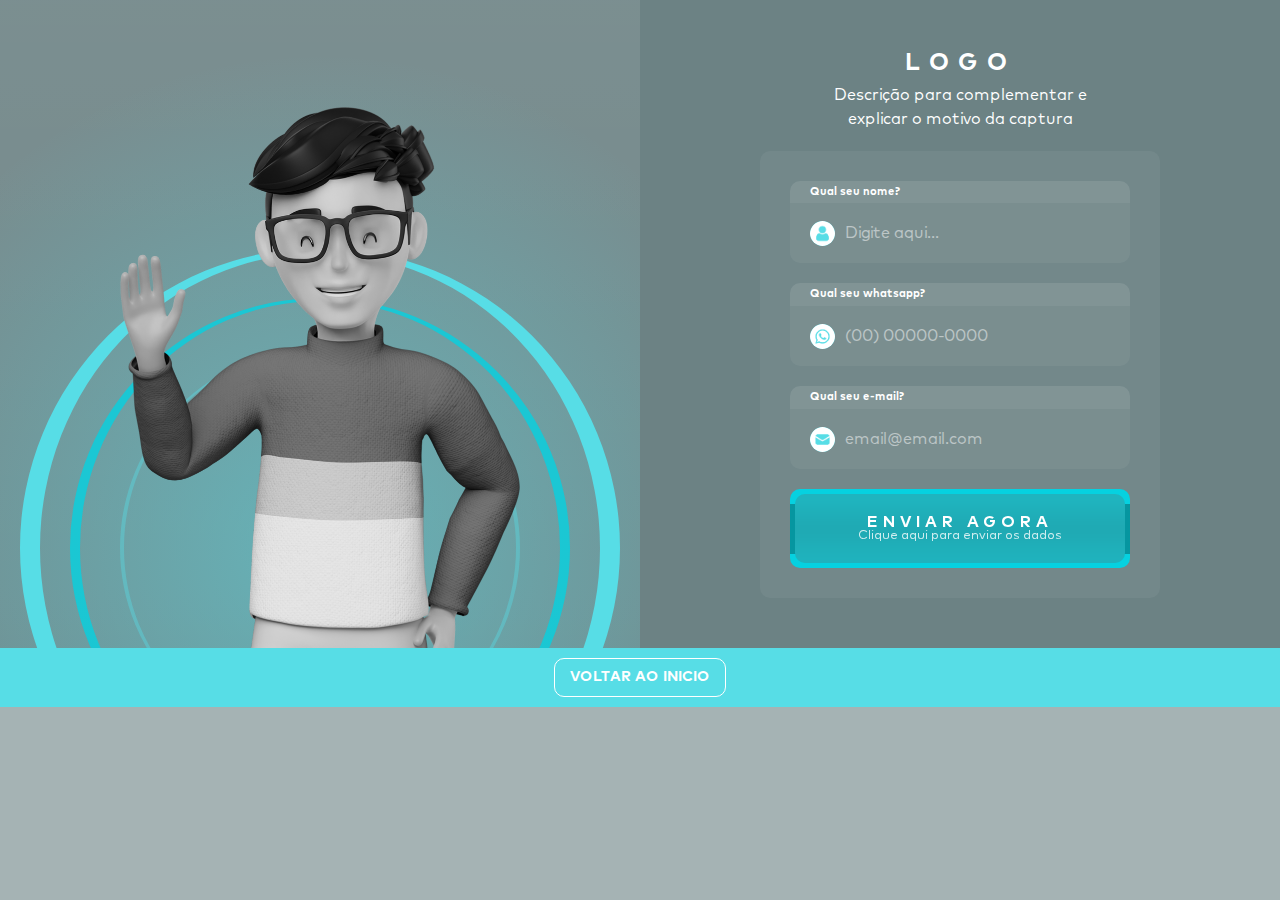
<file: captura.html>
<!DOCTYPE html>
<html lang="pt-BR">
  <head>
    <meta charset="UTF-8">

    <meta name="HandheldFriendly" content="true">
    <meta http-equiv="X-UA-Compatible" content="IE=edge">
    <meta name="viewport"
      content="width=device-width, initial-scale=1.0, maximum-scale=1.0, user-scalable=no" />

    <!-- Título do site -->
    <title>Portfólio | Lucas Trigo Corrêa</title>
    <meta property="og:title" content="Lucas Trigo Corrêa">

    <!-- Descrição do site -->
    <meta name="description" content="Lucas Trigo Correa | Portfólio">
    <meta itemprop="description" content="Lucas Trigo Correa | Portfólio">
    <meta property="og:description" content="Lucas Trigo Correa | Portfólio">

    <!-- Cor tema do site -->
    <meta name="theme-color" content="#13131F">
    <meta name="msapplication-TileColor" content="#13131F">
    <meta name="msapplication-navbutton-color" content="#13131F">
    <meta name="apple-mobile-web-app-status-bar-style" content="#13131F">

    <!-- Favicons do site -->
    <link rel="icon" type="image/png" sizes="16x16"
      href="./files/images/logo-LTC-black.JPG">

    <!-- Tamanho imagem compartilhamento -->
    <meta property="og:locale" content="pt_BR">
    <meta property="og:image:type" content="image/png">
    <meta property="og:image:width" content="1930">
    <meta property="og:image:height" content="1080">
    <meta property="og:type" content="website">
    <meta property="og:card" content="summary_large_image">

    <!-- Imagem de compartilhamento -->
    <meta name="image" content="./files/images/logo-LTC-black.JPG">
    <meta itemprop="image" content="./files/images/logo-LTC-black.JPG">
    <meta property="og:image" content="./files/images/logo-LTC-black.JPG">

    <!-- Lucas Trigo Corrêa -->
    <meta name="author" content="Lucas Trigo Corrêa">
    <meta itemprop="name" content="Lucas Trigo Corrêa">
    <meta name="article:author" content="Lucas Trigo Corrêa">
    <meta name="application-name" content="Lucas Trigo Corrêa">
    <meta property="og:site_name" content="Lucas Trigo Corrêa">
    <meta name="apple-mobile-web-app-title" content="Lucas Trigo Corrêa">

    <!-- Importação do CSS -->
    <link href="./assets/css/index/partials/css-page-captura/pages/index/index.css" rel="stylesheet">

  </head>
    <body>
        <!-- Seção -->
        <section class="apresentacao">
            <!-- Imagem -->
            <div class="foto">
                <img src="./files/images/foto-pessoa.png">
                <div class="efeito">
                    <div class="blush"></div>
                    <div class="circulo um"></div>
                    <div class="circulo dois"></div>
                    <div class="circulo tres"></div>
                </div>
            </div>
            <!-- Captura -->
            <div class="captura">
                
                <!-- Titulo -->
                <div class="titulo">
                    <h2>LOGO</h2>
                    <p>Descrição para complementar e explicar o motivo da
                        captura</p>
                </div>
                <!-- Formulário -->
                <form>
                    <!-- Campo de nome -->
                    <label>Qual seu nome?</label>
                    <div class="input">
                        <img src="./files/images/icone-usuario.png">
                        <input type="text" autocomplete="name"
                            placeholder="Digite aqui...">
                    </div>
                    <!-- Campo de whatsapp -->
                    <label>Qual seu whatsapp?</label>
                    <div class="input">
                        <img src="./files/images/icone-whatsapp2.png">
                        <input type="tel" autocomplete="phone"
                            placeholder="(00) 00000-0000">
                    </div>
                    <!-- Campo de email -->
                    <label>Qual seu e-mail?</label>
                    <div class="input">
                        <img src="./files/images/icone-email.png">
                        <input type="email" autocomplete="email"
                            placeholder="email@email.com">
                    </div>
                    <!-- Botão Enviar -->
                    <button>
                        <div class="texto">
                            <h3>ENVIAR AGORA</h3>
                            <p>Clique aqui para enviar os dados</p>
                        </div>
                        <div class="faixa"></div>
                    </button>
                </form>
            </div>
        </section>

        <!-- Seção -->
        <section class="faixa">
                <a href="index.html">VOLTAR AO INICIO</a>
        </section>

        <!-- Seção -->
        <section class="acao">
            <!-- Efeito -->
            <div class="efeito">
                <div class="blush"></div>
                <div class="circulo um"></div>
                <div class="circulo dois"></div>
                <div class="circulo tres"></div>
            </div>

        </body>
    </html>
</file>
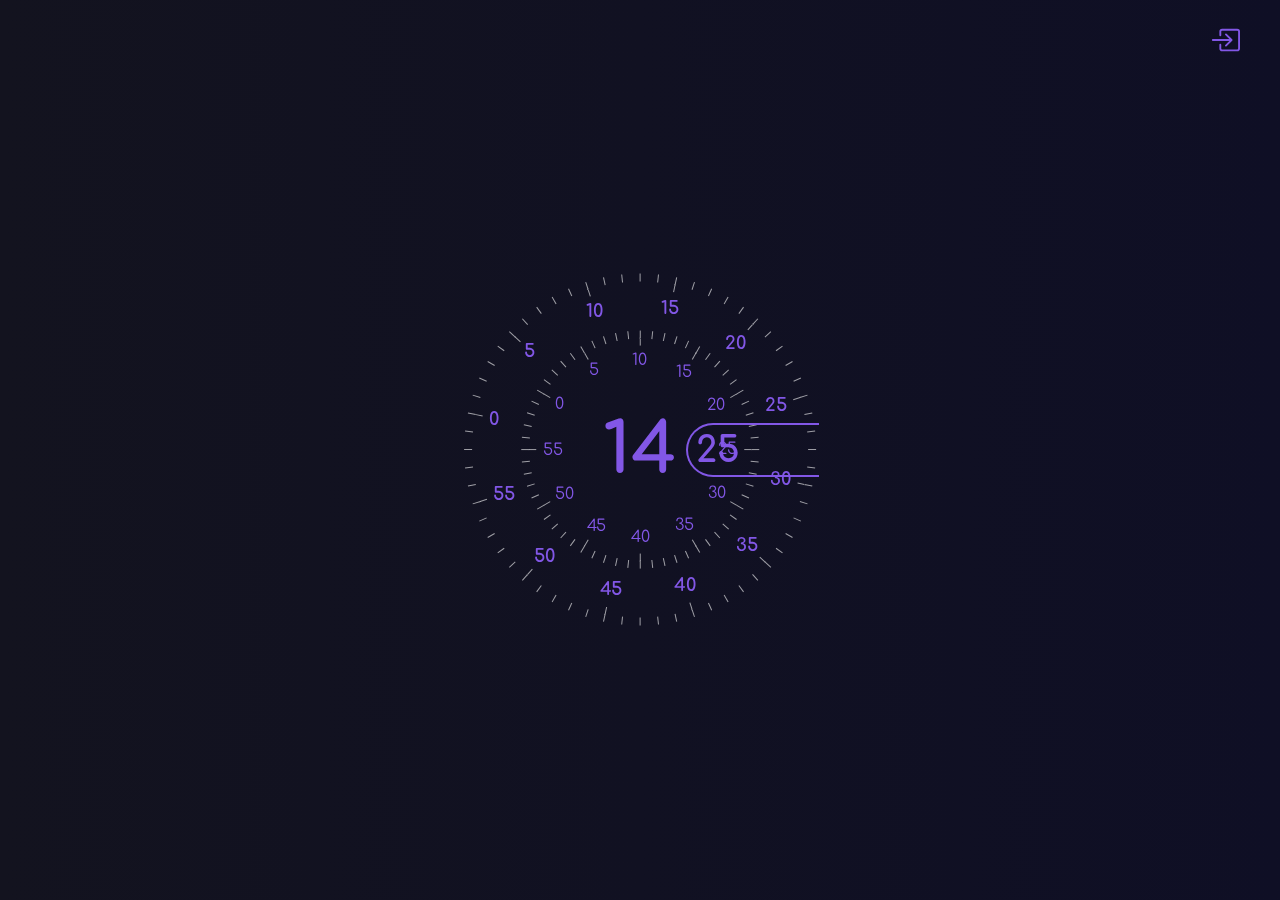
<file: clock.html>
<!DOCTYPE html>
<html lang="en">
    <head>
        <meta charset="UTF-8">

        <meta name="HandheldFriendly" content="true">
        <meta http-equiv="X-UA-Compatible" content="IE=edge">
        <meta name="viewport"
            content="width=device-width, initial-scale=1.0, maximum-scale=1.0, user-scalable=no" />

        <!-- Título do site -->
        <title>Portfólio | Lucas Trigo Corrêa</title>
        <meta property="og:title" content="Lucas Trigo Corrêa">

        <!-- Descrição do site -->
        <meta name="description" content="Lucas Trigo Correa | Portfólio">
        <meta itemprop="description" content="Lucas Trigo Correa | Portfólio">
        <meta property="og:description" content="Lucas Trigo Correa | Portfólio">

        <!-- Cor tema do site -->
        <meta name="theme-color" content="#13131F">
        <meta name="msapplication-TileColor" content="#13131F">
        <meta name="msapplication-navbutton-color" content="#13131F">
        <meta name="apple-mobile-web-app-status-bar-style" content="#13131F">

        <!-- Favicons do site -->
        <link rel="icon" type="image/png" sizes="16x16"
            href="./files/images/logo-LTC-black.JPG">

        <!-- Tamanho imagem compartilhamento -->
        <meta property="og:locale" content="pt_BR">
        <meta property="og:image:type" content="image/png">
        <meta property="og:image:width" content="1930">
        <meta property="og:image:height" content="1080">
        <meta property="og:type" content="website">
        <meta property="og:card" content="summary_large_image">

        <!-- Imagem de compartilhamento -->
        <meta name="image" content="./files/images/logo-LTC-black.JPG">
        <meta itemprop="image" content="./files/images/logo-LTC-black.JPG">
        <meta property="og:image" content="./files/images/logo-LTC-black.JPG">

        <!-- Lucas Trigo Corrêa -->
        <meta name="author" content="Lucas Trigo Corrêa">
        <meta itemprop="name" content="Lucas Trigo Corrêa">
        <meta name="article:author" content="Lucas Trigo Corrêa">
        <meta name="application-name" content="Lucas Trigo Corrêa">
        <meta property="og:site_name" content="Lucas Trigo Corrêa">
        <meta name="apple-mobile-web-app-title" content="Lucas Trigo Corrêa">

        <!-- Importação do CSS -->
        <link href="./assets/css/index/partials/clock.css" rel="stylesheet">

    </head>
    <body>


        <section class="clkanalog">
        <second class="clock">
            <div class="seconds"></div>
            <div class="minutes"></div>
            <div class="minute">44</div>
            <div class="hour"></div>
        </second>

        <a href="./index.html">
            <button class="homepg">
                <img src="./files/images/box-arrow-in-right.svg" alt>
            </button>
        </a>
    </section>

        <!-- JS -->
        <script type="text/javascript" src="./assets/js/clock.js"></script>

    </body>

</html>
</file>
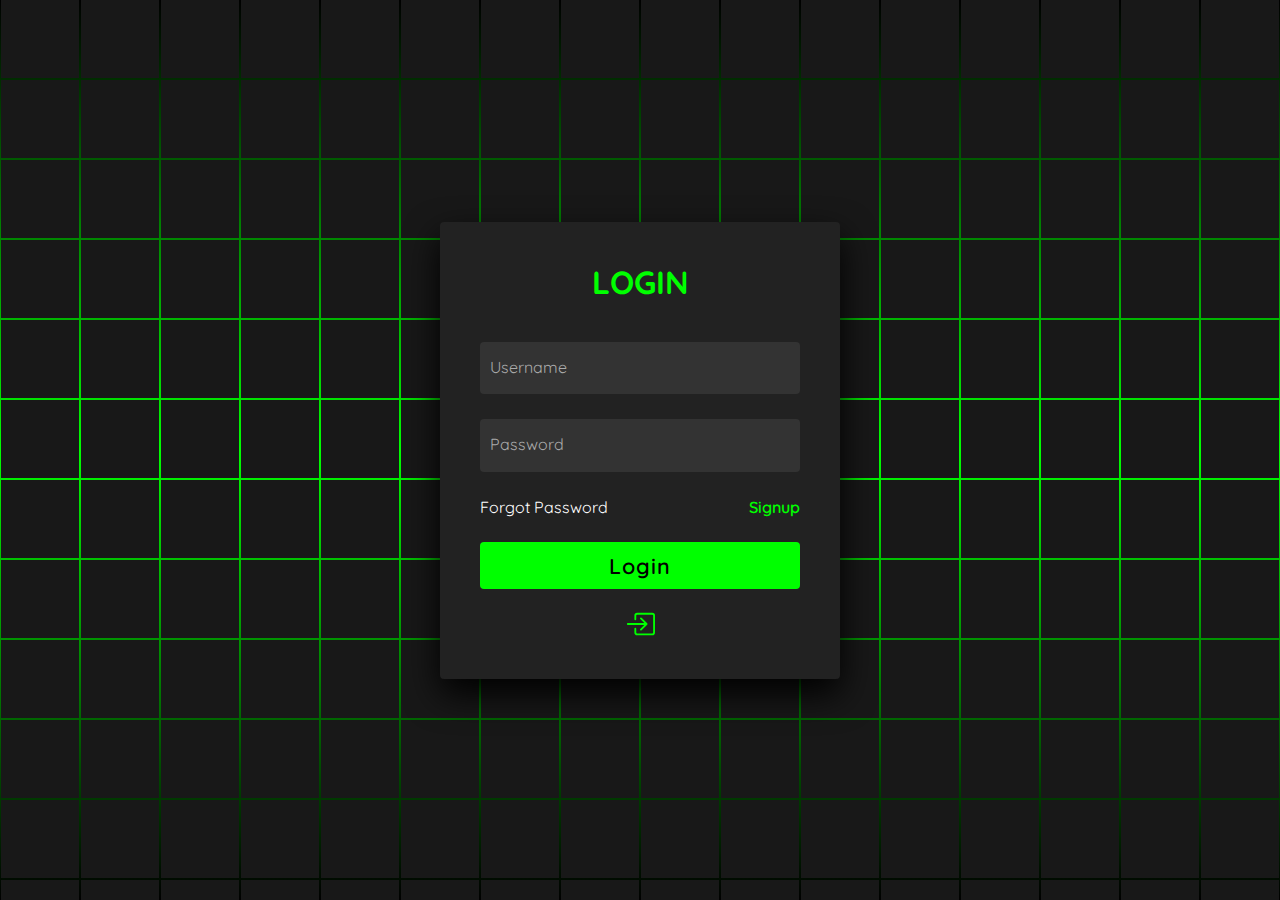
<file: login.html>
<!DOCTYPE html>
<html lang="en">
  <head>
    <meta charset="UTF-8">

    <meta name="HandheldFriendly" content="true">
    <meta http-equiv="X-UA-Compatible" content="IE=edge">
    <meta name="viewport"
      content="width=device-width, initial-scale=1.0, maximum-scale=1.0, user-scalable=no" />

    <!-- Título do site -->
    <title>Portfólio | Lucas Trigo Corrêa</title>
    <meta property="og:title" content="Lucas Trigo Corrêa">

    <!-- Descrição do site -->
    <meta name="description" content="Lucas Trigo Correa | Portfólio">
    <meta itemprop="description" content="Lucas Trigo Correa | Portfólio">
    <meta property="og:description" content="Lucas Trigo Correa | Portfólio">

    <!-- Cor tema do site -->
    <meta name="theme-color" content="#13131F">
    <meta name="msapplication-TileColor" content="#13131F">
    <meta name="msapplication-navbutton-color" content="#13131F">
    <meta name="apple-mobile-web-app-status-bar-style" content="#13131F">

    <!-- Favicons do site -->
    <link rel="icon" type="image/png" sizes="16x16"
      href="./files/images/logo-LTC-black.JPG">

    <!-- Tamanho imagem compartilhamento -->
    <meta property="og:locale" content="pt_BR">
    <meta property="og:image:type" content="image/png">
    <meta property="og:image:width" content="1930">
    <meta property="og:image:height" content="1080">
    <meta property="og:type" content="website">
    <meta property="og:card" content="summary_large_image">

    <!-- Imagem de compartilhamento -->
    <meta name="image" content="./files/images/logo-LTC-black.JPG">
    <meta itemprop="image" content="./files/images/logo-LTC-black.JPG">
    <meta property="og:image" content="./files/images/logo-LTC-black.JPG">

    <!-- Lucas Trigo Corrêa -->
    <meta name="author" content="Lucas Trigo Corrêa">
    <meta itemprop="name" content="Lucas Trigo Corrêa">
    <meta name="article:author" content="Lucas Trigo Corrêa">
    <meta name="application-name" content="Lucas Trigo Corrêa">
    <meta property="og:site_name" content="Lucas Trigo Corrêa">
    <meta name="apple-mobile-web-app-title" content="Lucas Trigo Corrêa">

    <!-- Importação do CSS -->
    <link href="./assets/css/index/partials/login.css" rel="stylesheet">

  </head>
<body>
<section>

    <span></span>
    <span></span>
    <span></span>
    <span></span>
    <span></span>
    <span></span>
    <span></span>
    <span></span>
    <span></span>
    <span></span>
    <span></span>
    <span></span>
    <span></span>
    <span></span>
    <span></span>
    <span></span>
    <span></span>
    <span></span>
    <span></span>
    <span></span>
    <span></span>
    <span></span>
    <span></span>
    <span></span>
    <span></span>
    <span></span>
    <span></span>
    <span></span>
    <span></span>
    <span></span>
    <span></span>
    <span></span>
    <span></span>
    <span></span>
    <span></span>
    <span></span>
    <span></span>
    <span></span>
    <span></span>
    <span></span>
    <span></span>
    <span></span>
    <span></span>
    <span></span>
    <span></span>
    <span></span>
    <span></span>
    <span></span>
    <span></span>
    <span></span>
    <span></span>
    <span></span>
    <span></span>
    <span></span>
    <span></span>
    <span></span>
    <span></span>
    <span></span>
    <span></span>
    <span></span>
    <span></span>
    <span></span>
    <span></span>
    <span></span>
    <span></span>
    <span></span>
    <span></span>
    <span></span>
    <span></span>
    <span></span>
    <span></span>
    <span></span>
    <span></span>
    <span></span>
    <span></span>
    <span></span>
    <span></span>
    <span></span>
    <span></span>
    <span></span>
    <span></span>
    <span></span>
    <span></span>
    <span></span>
    <span></span>
    <span></span>
    <span></span>
    <span></span>
    <span></span>
    <span></span>
    <span></span>
    <span></span>
    <span></span>
    <span></span>
    <span></span>
    <span></span>
    <span></span>
    <span></span>
    <span></span>
    <span></span>
    <span></span>
    <span></span>
    <span></span>
    <span></span>
    <span></span>
    <span></span>
    <span></span>
    <span></span>
    <span></span>
    <span></span>
    <span></span>
    <span></span>
    <span></span>
    <span></span>
    <span></span>
    <span></span>
    <span></span>
    <span></span>
    <span></span>
    <span></span>
    <span></span>
    <span></span>
    <span></span>
    <span></span>
    <span></span>
    <span></span>
    <span></span>
    <span></span>
    <span></span>
    <span></span>
    <span></span>
    <span></span>
    <span></span>
    <span></span>
    <span></span>
    <span></span>
    <span></span>
    <span></span>
    <span></span>
    <span></span>
    <span></span>
    <span></span>
    <span></span>
    <span></span>
    <span></span>
    <span></span>
    <span></span>
    <span></span>
    <span></span>
    <span></span>
    <span></span>
    <span></span>
    <span></span>
    <span></span>
    <span></span>
    <span></span>
    <span></span>
    <span></span>
    <span></span>
    <span></span>
    <span></span>
    <span></span>
    <span></span>
    <span></span>
    <span></span>
    <span></span>
    <span></span>
    <span></span>
    <span></span>
    <span></span>
    <span></span>
    <span></span>
    <span></span>
    <span></span>
    <span></span>
    <span></span>
    <span></span>
    <span></span>
    <span></span>
    <span></span>
    <span></span>
    <span></span>
    <span></span>
    <span></span>
    <span></span>
    <span></span>
    <span></span>
    <span></span>
    <span></span>
    <span></span>
    <span></span>
    <span></span>
    <span></span>
    <span></span>
    <span></span>
    <span></span>
    <span></span>
    <span></span>
    <span></span>
    <span></span>
    <span></span>
    <span></span>
    <span></span>
    <span></span>
    <span></span>
    <span></span>
    <span></span>
    <span></span>
    <span></span>
    <span></span>
    <span></span>
    <span></span>
    <span></span>
    <span></span>
    <span></span>
    <span></span>
    <span></span>
    <span></span>
    <span></span>
    <span></span>
    <span></span>
    <span></span>
    <span></span>
    <span></span>
    <span></span>
    <span></span>
    <span></span>
    <span></span>
    <span></span>
    <span></span>
    <span></span>
    <span></span>
    <span></span>
    <span></span>
    <span></span>
    <span></span>
    <span></span>
    <span></span>
    <span></span>
    <span></span>
    <span></span>
    <span></span>
    <span></span>
    <span></span>
    <span></span>
    <span></span>
    <span></span>
    <span></span>
    <span></span>
    <span></span>
    <span></span>
    <span></span>
    <span></span>
    <span></span>
    <span></span>
    <span></span>
    <span></span>
    <span></span>
    <span></span>
    <span></span>

    <div class="signin">
      <div class="content">
        <h2>Login</h2>
        <div class="form">
          <div class="inputBox">
            <input type="text" required>
            <i>Username</i>
          </div>
          <div class="inputBox">
            <input type="password" required>
            <i>Password</i>
          </div>
          <div class="links">
            <a href="#">Forgot Password</a>
            <a href="#">Signup</a>
          </div>
          <div class="inputBox">
            <input type="submit" value="Login">
          </div>
        </div>
        <a href="./index.html">
        <svg xmlns="http://www.w3.org/2000/svg" width="30" height="30" fill="#0f0" class="bi bi-box-arrow-in-right" viewBox="0 0 16 16">
          <path fill-rule="evenodd" d="M6 3.5a.5.5 0 0 1 .5-.5h8a.5.5 0 0 1 .5.5v9a.5.5 0 0 1-.5.5h-8a.5.5 0 0 1-.5-.5v-2a.5.5 0 0 0-1 0v2A1.5 1.5 0 0 0 6.5 14h8a1.5 1.5 0 0 0 1.5-1.5v-9A1.5 1.5 0 0 0 14.5 2h-8A1.5 1.5 0 0 0 5 3.5v2a.5.5 0 0 0 1 0v-2z"/>
          <path fill-rule="evenodd" d="M11.854 8.354a.5.5 0 0 0 0-.708l-3-3a.5.5 0 1 0-.708.708L10.293 7.5H1.5a.5.5 0 0 0 0 1h8.793l-2.147 2.146a.5.5 0 0 0 .708.708l3-3z"/>
        </svg>
      </a>
      </div>
    </div>
  </section>
  
</body>
</html>
</file>
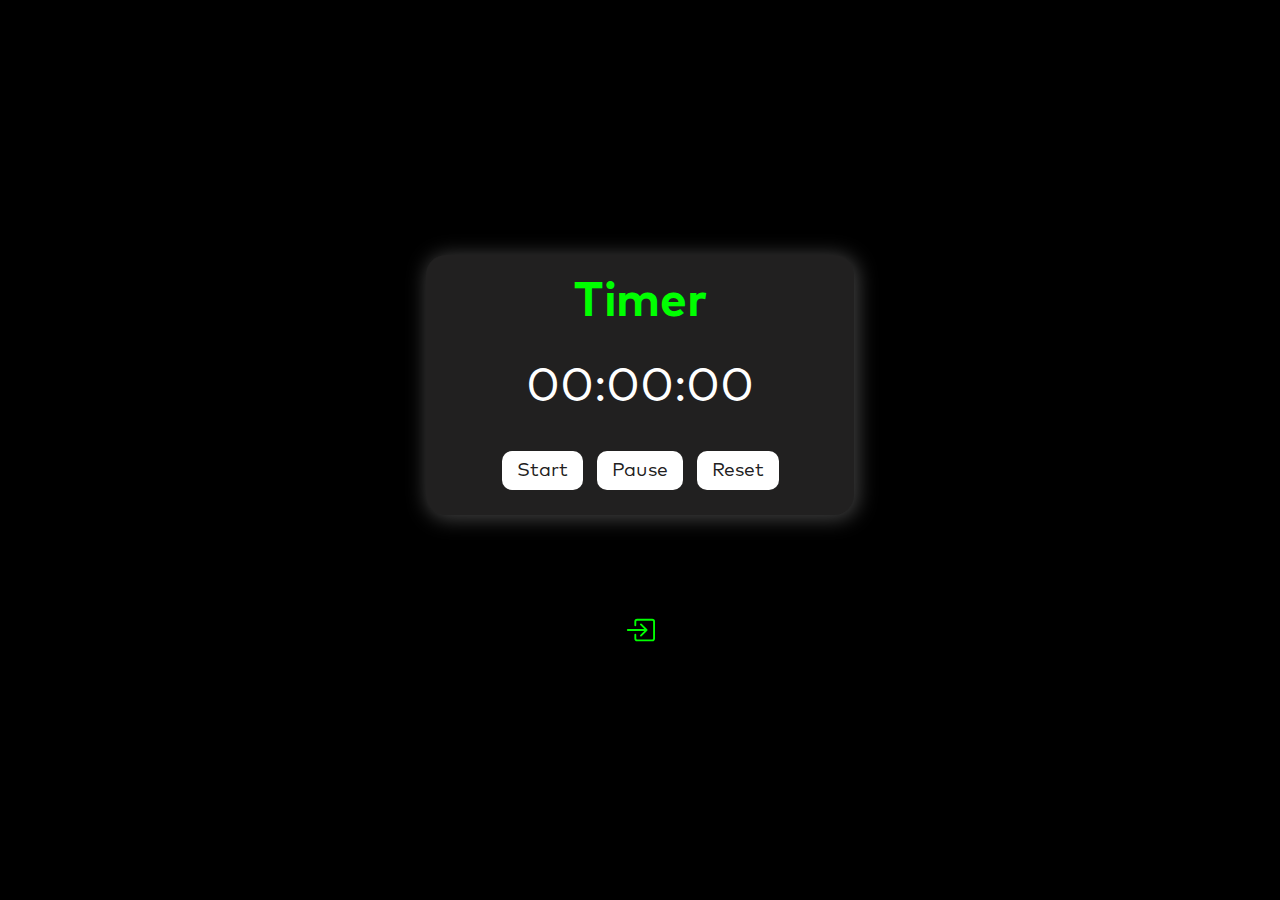
<file: timer.html>
<!DOCTYPE html>
<html lang="pt-BR">
  <head>
    <meta charset="UTF-8">

    <meta name="HandheldFriendly" content="true">
    <meta http-equiv="X-UA-Compatible" content="IE=edge">
    <meta name="viewport"
      content="width=device-width, initial-scale=1.0, maximum-scale=1.0, user-scalable=no" />

    <!-- Título do site -->
    <title>Portfólio | Lucas Trigo Corrêa</title>
    <meta property="og:title" content="Lucas Trigo Corrêa">

    <!-- Descrição do site -->
    <meta name="description" content="Lucas Trigo Correa | Portfólio">
    <meta itemprop="description" content="Lucas Trigo Correa | Portfólio">
    <meta property="og:description" content="Lucas Trigo Correa | Portfólio">

    <!-- Cor tema do site -->
    <meta name="theme-color" content="#13131F">
    <meta name="msapplication-TileColor" content="#13131F">
    <meta name="msapplication-navbutton-color" content="#13131F">
    <meta name="apple-mobile-web-app-status-bar-style" content="#13131F">

    <!-- Favicons do site -->
    <link rel="icon" type="image/png" sizes="16x16"
      href="./files/images/logo-LTC-black.JPG">

    <!-- Tamanho imagem compartilhamento -->
    <meta property="og:locale" content="pt_BR">
    <meta property="og:image:type" content="image/png">
    <meta property="og:image:width" content="1930">
    <meta property="og:image:height" content="1080">
    <meta property="og:type" content="website">
    <meta property="og:card" content="summary_large_image">

    <!-- Imagem de compartilhamento -->
    <meta name="image" content="./files/images/logo-LTC-black.JPG">
    <meta itemprop="image" content="./files/images/logo-LTC-black.JPG">
    <meta property="og:image" content="./files/images/logo-LTC-black.JPG">

    <!-- Lucas Trigo Corrêa -->
    <meta name="author" content="Lucas Trigo Corrêa">
    <meta itemprop="name" content="Lucas Trigo Corrêa">
    <meta name="article:author" content="Lucas Trigo Corrêa">
    <meta name="application-name" content="Lucas Trigo Corrêa">
    <meta property="og:site_name" content="Lucas Trigo Corrêa">
    <meta name="apple-mobile-web-app-title" content="Lucas Trigo Corrêa">

    <!-- Importação do CSS -->
    <link href="./assets/css/index/partials/timer.css" rel="stylesheet">

  </head>
    <body>
    <!--SECTION TIMER-->
    <section class="clock">
      <div class="container">
          <h1>Timer</h1>
          <p class="timer">00:00:00</p>
          <p>
              <button class="init">Start</button>
              <button class="pause">Pause</button>
              <button class="reset">Reset</button>
          </p>
      </div>
      <a href="index.html">
        <svg xmlns="http://www.w3.org/2000/svg" width="30" height="30" fill="#0f0" class="bi bi-box-arrow-in-right" viewBox="0 0 16 16">
          <path fill-rule="evenodd" d="M6 3.5a.5.5 0 0 1 .5-.5h8a.5.5 0 0 1 .5.5v9a.5.5 0 0 1-.5.5h-8a.5.5 0 0 1-.5-.5v-2a.5.5 0 0 0-1 0v2A1.5 1.5 0 0 0 6.5 14h8a1.5 1.5 0 0 0 1.5-1.5v-9A1.5 1.5 0 0 0 14.5 2h-8A1.5 1.5 0 0 0 5 3.5v2a.5.5 0 0 0 1 0v-2z"/>
          <path fill-rule="evenodd" d="M11.854 8.354a.5.5 0 0 0 0-.708l-3-3a.5.5 0 1 0-.708.708L10.293 7.5H1.5a.5.5 0 0 0 0 1h8.793l-2.147 2.146a.5.5 0 0 0 .708.708l3-3z"/>
        </svg>
      </a>
  </section>

  
  <!--SCRIPT JS-->
        <script src="./assets/js/timer.js"></script>

    </body>
</html>
</file>
<file: assets/css/index/partials/css-page-captura/pages/index/index.css>
/* Global */
@import '../../global/global.css';

/* Partials */
@import './partials/section-apresentacao.css';
@import './partials/section-acao.css';
@import './partials/section-itens.css';
</file>
<file: assets/css/index/partials/clock.css>
@import url("https://fonts.googleapis.com/css2?family=Comfortaa:wght@300;400;500;600;700&display=swap");
*, *:afater, *:before {
  box-sizing: border-box;
}

body, html {
  background: -webkit-linear-gradient(0deg, #13131F, #0f0f25);
  margin: 0;
  height: 100vh;
  color: #8257E6;
  font-family: "Comfortaa", cursive;
}

section.clkanalog {
    display: flex;
    flex-direction: column;
    align-items: center;
    justify-content: center;
}

section.clkanalog .clock {
  --clock-size: 360px;
  width: var(--clock-size);
  height: var(--clock-size);
  position: fixed;
  inset: 0;
  margin: auto;
  border-radius: 50%;
}

section.clkanalog .spike {
  position: absolute;
  width: 8px;
  height: 1px;
  background: #fff9;
  line-height: 20px;
  transform-origin: 50%;
  z-index: 5;
  inset: 0;
  margin: auto;
  font-style: normal;
  transform: rotate(var(--rotate)) translateX(var(--dail-size));
}
.spike:nth-child(5n+1) {
  box-shadow: -7px 0 #fff9;
}
.spike:nth-child(5n+1):after {
  content: attr(data-i);
  position: absolute;
  right: 22px;
  top: -10px;
  transition: 1s linear;
  transform: rotate(calc( var(--dRotate) - var(--rotate)));
}

.seconds {
  --dRotate: 0deg;
  --dail-size: calc((var(--clock-size)/ 2) - 8px);
  font-weight: 800;
  font-size: 18px;
  transform: rotate(calc( -1 * var(--dRotate)));
  position: absolute;
  inset: 0;
  margin: auto;
  transition: 1s linear;
}

.minutes {
  --dail-size: calc((var(--clock-size)/ 2) - 65px);
  font-size: 16px;
  transform: rotate(calc( -1 * var(--dRotate)));
  position: absolute;
  inset: 0;
  margin: auto;
  transition: 1s linear;
}

.stop-anim {
  transition: 0s linear;
}
.stop-anim .spike:after {
  transition: 0s linear !important;
}

.hour {
  font-size: 70px;
  font-weight: 900;
  position: absolute;
  left: 50%;
  top: 50%;
  transform: translate(-50%, -50%);
}

.minute {
  font-size: 36px;
  font-weight: 900;
  position: absolute;
  background: transparent;
  z-index: 10;
  right: calc(var(--clock-size)/ 4.5);
  top: 50%;
  transform: translateY(-50%);
}
.minute:after {
  content: "";
  position: absolute;
  border: 2px solid #8257E6;
  border-right: none;
  height: 50px;
  left: -10px;
  top: 50%;
  border-radius: 40px 0 0 40px;
  width: calc(var(--clock-size)/ 2.75);
  transform: translatey(-50%);
}
section.clkanalog a {
    display: flex;
    align-items: center;
    justify-content: flex-end;
    width: 100%; 
}
section.clkanalog a button.homepg {
    display: flex;
    align-items: center;
    justify-content: center;
    padding: 5px 10px;
    border: none;
    background: transparent;
    margin-top: 20px;
    margin-right: 30px;
    cursor: pointer;
    transition: all 0.5s;
}

section.clkanalog a button.homepg:hover{
    scale: 1.2;
    box-shadow: 2px 2px 10px 2px #ffffff80;
}
</file>
<file: assets/css/index/partials/login.css>
@import url('https://fonts.googleapis.com/css2?family=Quicksand:wght@300;400;500;600;700&display=swap');
*
{
	margin: 0;
	padding: 0;
	box-sizing: border-box;
	font-family: 'Quicksand', sans-serif;
}
body 
{
	display: flex;
	justify-content: center;
	align-items: center;
	min-height: 100vh;
	background: #000;
}
section 
{
	position: absolute;
	width: 100vw;
	height: 100vh;
	display: flex;
	justify-content: center;
	align-items: center;
	gap: 2px;
	flex-wrap: wrap;
	overflow: hidden;
}
section::before 
{
	content: '';
	position: absolute;
	width: 100%;
	height: 100%;
	background: linear-gradient(#000,#0f0,#000);
	animation: animate 5s linear infinite;
}
@keyframes animate 
{
	0%
	{
		transform: translateY(-100%);
	}
	100%
	{
		transform: translateY(100%);
	}
}
section span 
{
	position: relative;
	display: block;
	width: calc(6.25vw - 2px);
	height: calc(6.25vw - 2px);
	background: #181818;
	z-index: 2;
	transition: 1.5s;
}
section span:hover 
{
	background: #0f0;
	transition: 0s;
}

section .signin
{
	position: absolute;
	width: 400px;
  background: #222;  
	z-index: 1000;
	display: flex;
	justify-content: center;
	align-items: center;
	padding: 40px;
	border-radius: 4px;
	box-shadow: 0 15px 35px rgba(0,0,0,9);
}
section .signin .content 
{
	position: relative;
	width: 100%;
	display: flex;
	justify-content: center;
	align-items: center;
	flex-direction: column;
	gap: 40px;
}
section .signin .content h2 
{
	font-size: 2em;
	color: #0f0;
	text-transform: uppercase;
}
section .signin .content .form 
{
	width: 100%;
	display: flex;
	flex-direction: column;
	gap: 25px;
}
section .signin .content .form .inputBox
{
	position: relative;
	width: 100%;
}
section .signin .content .form .inputBox input 
{
	position: relative;
	width: 100%;
	background: #333;
	border: none;
	outline: none;
	padding: 25px 10px 7.5px;
	border-radius: 4px;
	color: #fff;
	font-weight: 500;
	font-size: 1em;
}
section .signin .content .form .inputBox i 
{
	position: absolute;
	left: 0;
	padding: 15px 10px;
	font-style: normal;
	color: #aaa;
	transition: 0.5s;
	pointer-events: none;
}
.signin .content .form .inputBox input:focus ~ i,
.signin .content .form .inputBox input:valid ~ i
{
	transform: translateY(-7.5px);
	font-size: 0.8em;
	color: #fff;
}
.signin .content .form .links 
{
	position: relative;
	width: 100%;
	display: flex;
	justify-content: space-between;
}
.signin .content .form .links a 
{
	color: #fff;
	text-decoration: none;
}
.signin .content .form .links a:nth-child(2)
{
	color: #0f0;
	font-weight: 600;
}
.signin .content .form .inputBox input[type="submit"]
{
	padding: 10px;
	background: #0f0;
	color: #000;
	font-weight: 600;
	font-size: 1.35em;
	letter-spacing: 0.05em;
	cursor: pointer;
}
input[type="submit"]:active
{
	opacity: 0.6;
}
svg {
	display: flex;
	margin-top: -20px;
	cursor: pointer;
	transition: all 0.5s;
}
svg:hover {
	scale: 1.2;
	opacity: 0.5;
}
@media (max-width: 900px)
{
	section span 
	{
		width: calc(10vw - 2px);
		height: calc(10vw - 2px);
	}
	section .signin
{
	width: 300px;
}

}
@media (max-width: 600px)
{
	section span 
	{
		width: calc(20vw - 2px);
		height: calc(20vw - 2px);
	}
	section .signin
	{
		width: 300px;
	}
}
</file>
<file: assets/css/index/partials/timer.css>
@import '../../global/fonts.css';
@import '../../global/normalize.css';

:root{
    /* Variáveis de Cores */
    --cor-branco: #FFFFFF;
    --cor-preto: #000000;
    --cor-principal: #0f0;
    --cor-fundo: #000;
    --cor-fundo-2: #212020;
    --cor-red: #fd0000;
    --cor-blue: #00b3ff;
  
    /* Variáveis de Fontes */
    --regular: 'mark-pro-regular';
    --bold: 'mark-pro-bold';
  }



section.clock {
    background-color: var(--cor-fundo);
    width: 100%;
    max-width: 100%;
    height: 100vh;
    max-height: 100vh;
    display: flex;
    flex-direction: column;
    align-items: center;
    justify-content: center;
    padding: 20px;
}
section.clock .container{
    background-color: var(--cor-fundo-2);
    display: flex;
    flex-direction: column;
    align-items: center;
    justify-content: center;
    border-radius: 20px;
    padding: 20px 40px;
    box-shadow: 2px 2px 20px 2px #ababab63;
}
section.clock .container h1 {
    color: var(--cor-principal);
    font-family: var(--bold);
    font-size: 3rem;

}
section.clock .container .timer{
    display: flex;
    flex-direction: row;
    justify-content: center;
    align-items: center;
    width: 100%;
    padding: 10px 40px;
}
section.clock .container p.timer {
    color: var(--cor-branco);
    font-size: 3rem;
    font-family: var(--regular);
    margin: 20px;
}
section.clock .container p.timer.paused{
    color: var(--cor-red);
}
section.clock .container button{
    background-color: var(--cor-branco);
    border-radius: 10px;
    color: var(--cor-fundo-2);
    padding: 10px 15px;
    font-family: var(--regular);
    font-size: 1.2rem;
    margin: 5px;
    transition: all 0.5s;

}
section.clock .container button.pause{
    background-color: var(--cor-branco);
    border-radius: 10px;
    color: var(--cor-fundo-2);
    padding: 10px 15px;
    font-family: var(--regular);
    font-size: 1.2rem;
    margin: 5px;
    transition: all 0.5s;

}
section.clock .container button.reset{
    background-color: var(--cor-branco);
    border-radius: 10px;
    color: var(--cor-fundo-2);
    padding: 10px 15px;
    font-family: var(--regular);
    font-size: 1.2rem;
    margin: 5px;
    transition: all 0.5s;

}
section.clock .container button:hover{
    background-color: var(--cor-principal);
    border: 1px solid var(--cor-principal);
    box-shadow: 2px 2px 10px 2px var(--cor-principal);
    scale: 1.1;
}
section.clock .container button.pause:hover{
    background-color: var(--cor-red);
    border: 1px solid var(--cor-red);
    box-shadow: 2px 2px 10px 2px var(--cor-red);
    scale: 1.1;
}
section.clock .container button.reset:hover{
    background-color: var(--cor-blue);
    border: 1px solid var(--cor-blue);
    box-shadow: 2px 2px 10px 2px var(--cor-blue);
    scale: 1.1;
}

section.clock a{
    display: flex;
    align-items: center;
    justify-content: center;
    transition: all 0.3s;
    margin-top: 100px;
}
section.clock a:hover{
    scale: 1.2;
}



/*RESPONSIVO*/
@media screen and (max-width:600px){
    section.clock .container{
        padding: 20px 20px;
    }
    section.clock .container .timer{
        padding: 10px;
    }
    section.clock .container p.timer {
    color: var(--cor-branco);
    font-size: 2rem;
    font-family: var(--regular);
    margin: 20px 10px;
}
    section.clock .container button{
        background-color: var(--cor-branco);
        border-radius: 10px;
        color: var(--cor-fundo-2);
        padding: 5px 10px;
        font-family: var(--regular);
        font-size: 1rem;
        margin: 2px;
        transition: all 0.5s;
    
    }
    section.clock .container button.pause{
        background-color: var(--cor-branco);
        border-radius: 10px;
        color: var(--cor-fundo-2);
        padding: 5px 10px;
        font-family: var(--regular);
        font-size: 1rem;
        margin: 2px;
        transition: all 0.5s;
    
    }
    section.clock .container button.reset{
        background-color: var(--cor-branco);
        border-radius: 10px;
        color: var(--cor-fundo-2);
        padding: 5px 10px;
        font-family: var(--regular);
        font-size: 1rem;
        margin: 2px;
        transition: all 0.5s;
    
    }
}
</file>
